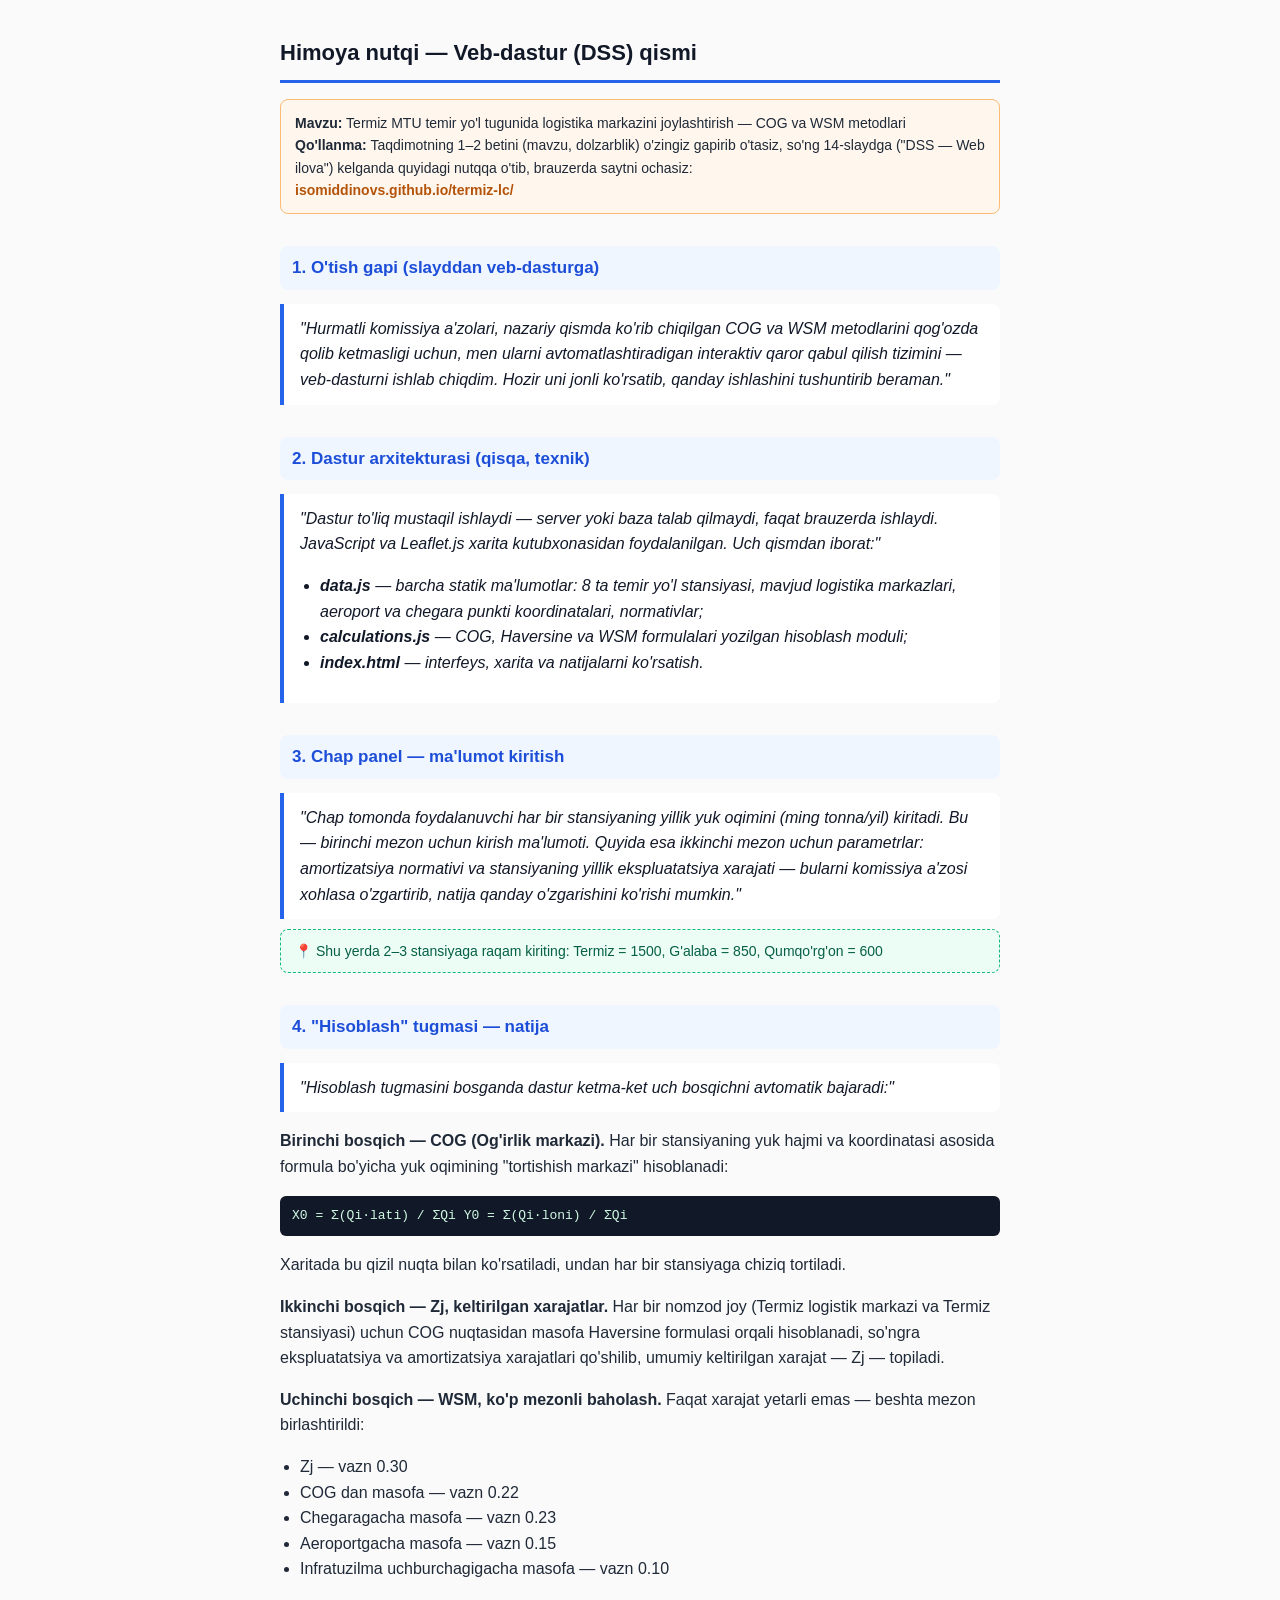
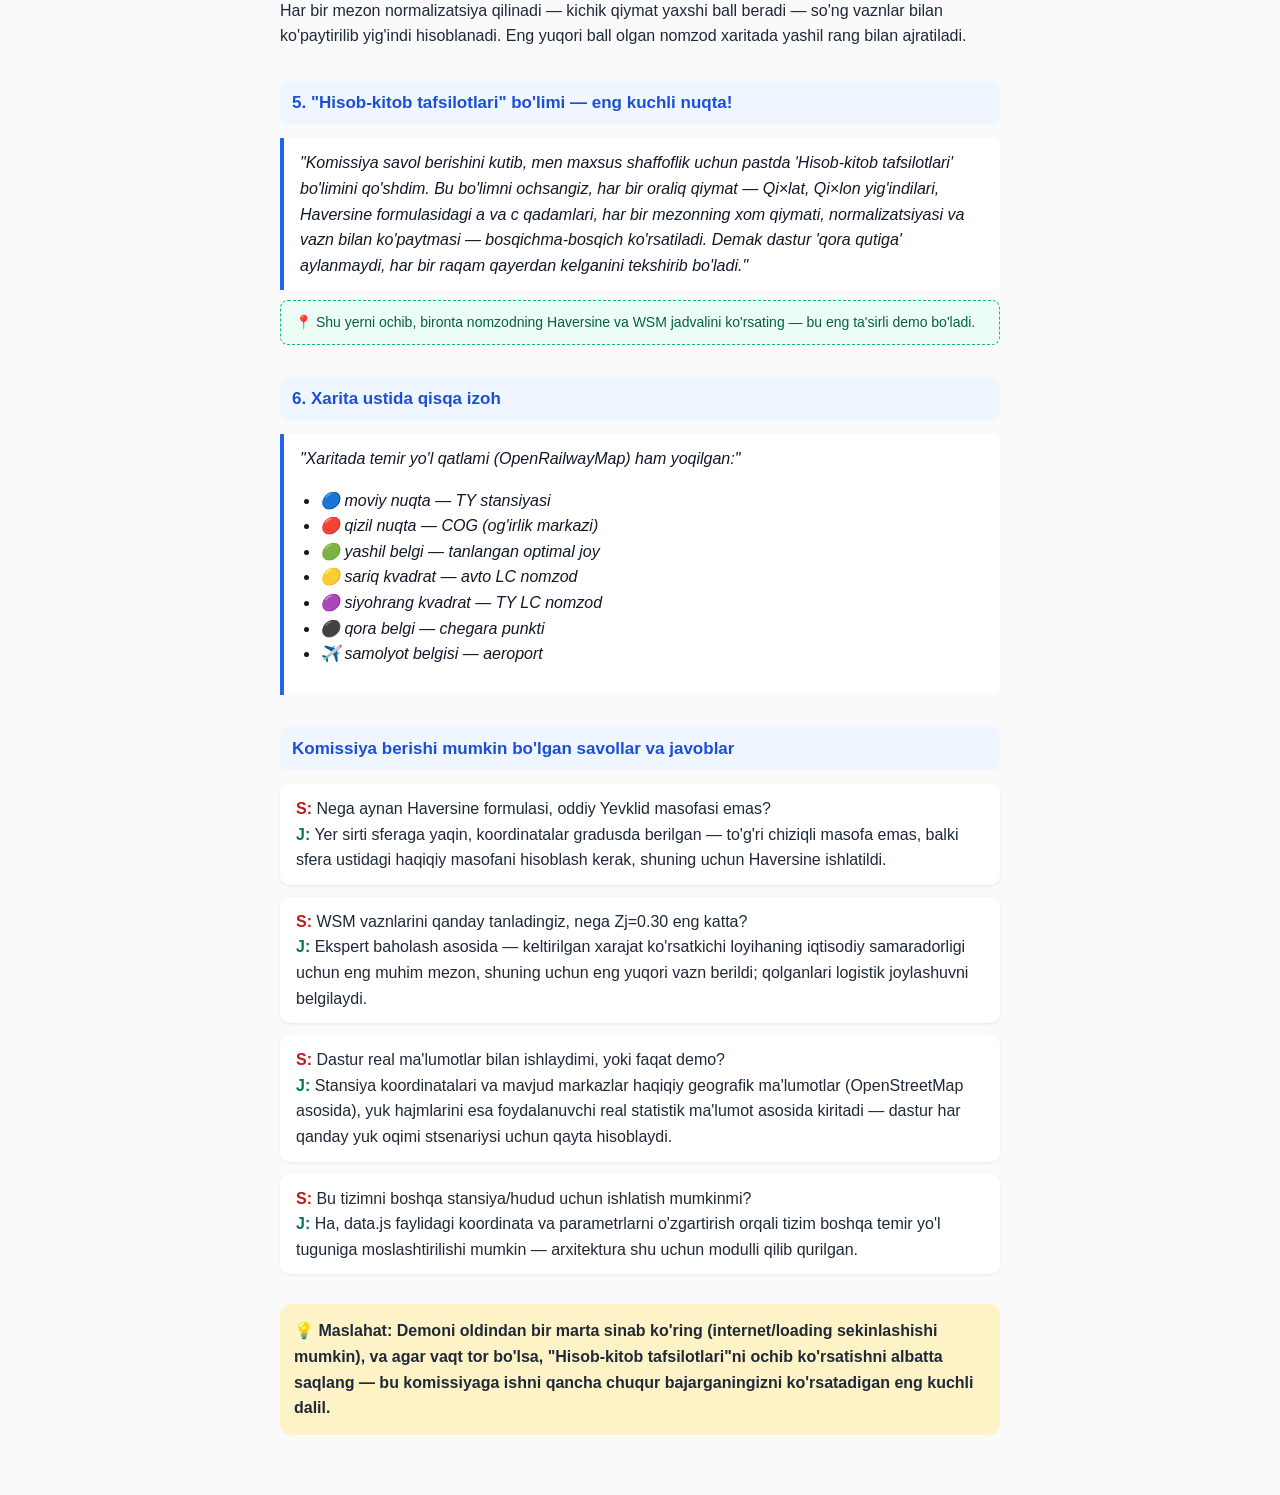
<file: Himoya_nutqi_veb_dastur.html>
<!DOCTYPE html>
<html lang="uz">
<head>
<meta charset="UTF-8">
<meta name="viewport" content="width=device-width, initial-scale=1.0">
<title>Himoya nutqi — Veb-dastur (DSS)</title>
<style>
  body {
    font-family: -apple-system, Segoe UI, Roboto, Arial, sans-serif;
    max-width: 720px;
    margin: 0 auto;
    padding: 20px 16px 60px;
    line-height: 1.6;
    color: #1f2937;
    background: #fafafa;
  }
  h1 {
    font-size: 22px;
    color: #111827;
    border-bottom: 3px solid #2563eb;
    padding-bottom: 10px;
  }
  h2 {
    font-size: 17px;
    color: #1d4ed8;
    margin-top: 32px;
    background: #eff6ff;
    padding: 8px 12px;
    border-radius: 8px;
  }
  .meta {
    background: #fff7ed;
    border: 1px solid #fdba74;
    border-radius: 8px;
    padding: 12px 14px;
    font-size: 14px;
    margin: 16px 0;
  }
  .link {
    font-weight: 700;
    color: #b45309;
  }
  blockquote {
    background: #ffffff;
    border-left: 4px solid #2563eb;
    margin: 10px 0;
    padding: 12px 16px;
    border-radius: 0 8px 8px 0;
    font-style: italic;
    color: #111827;
  }
  .demo-tip {
    background: #ecfdf5;
    border: 1px dashed #10b981;
    border-radius: 8px;
    padding: 10px 14px;
    font-size: 14px;
    margin: 10px 0;
    color: #065f46;
  }
  ul { padding-left: 20px; }
  .qa {
    background: #fff;
    border-radius: 10px;
    padding: 12px 16px;
    margin: 12px 0;
    box-shadow: 0 1px 3px rgba(0,0,0,0.08);
  }
  .qa b.q { color: #b91c1c; }
  .qa b.a { color: #047857; }
  .formula {
    font-family: "Courier New", monospace;
    background: #111827;
    color: #d1fae5;
    padding: 10px 12px;
    border-radius: 6px;
    display: block;
    margin: 8px 0;
    font-size: 13px;
    overflow-x: auto;
  }
  .footer-tip {
    margin-top: 30px;
    background: #fef3c7;
    border-radius: 10px;
    padding: 14px;
    font-weight: 600;
  }
  @media print {
    body { background: #fff; }
  }
</style>
</head>
<body>

<h1>Himoya nutqi — Veb-dastur (DSS) qismi</h1>
<div class="meta">
  <b>Mavzu:</b> Termiz MTU temir yo'l tugunida logistika markazini joylashtirish — COG va WSM metodlari<br>
  <b>Qo'llanma:</b> Taqdimotning 1–2 betini (mavzu, dolzarblik) o'zingiz gapirib o'tasiz, so'ng 14-slaydga ("DSS — Web ilova") kelganda quyidagi nutqqa o'tib, brauzerda saytni ochasiz:<br>
  <span class="link">isomiddinovs.github.io/termiz-lc/</span>
</div>

<h2>1. O'tish gapi (slayddan veb-dasturga)</h2>
<blockquote>
"Hurmatli komissiya a'zolari, nazariy qismda ko'rib chiqilgan COG va WSM metodlarini qog'ozda qolib ketmasligi uchun, men ularni avtomatlashtiradigan interaktiv qaror qabul qilish tizimini — veb-dasturni ishlab chiqdim. Hozir uni jonli ko'rsatib, qanday ishlashini tushuntirib beraman."
</blockquote>

<h2>2. Dastur arxitekturasi (qisqa, texnik)</h2>
<blockquote>
"Dastur to'liq mustaqil ishlaydi — server yoki baza talab qilmaydi, faqat brauzerda ishlaydi. JavaScript va Leaflet.js xarita kutubxonasidan foydalanilgan. Uch qismdan iborat:"
<ul>
  <li><b>data.js</b> — barcha statik ma'lumotlar: 8 ta temir yo'l stansiyasi, mavjud logistika markazlari, aeroport va chegara punkti koordinatalari, normativlar;</li>
  <li><b>calculations.js</b> — COG, Haversine va WSM formulalari yozilgan hisoblash moduli;</li>
  <li><b>index.html</b> — interfeys, xarita va natijalarni ko'rsatish.</li>
</ul>
</blockquote>

<h2>3. Chap panel — ma'lumot kiritish</h2>
<blockquote>
"Chap tomonda foydalanuvchi har bir stansiyaning yillik yuk oqimini (ming tonna/yil) kiritadi. Bu — birinchi mezon uchun kirish ma'lumoti. Quyida esa ikkinchi mezon uchun parametrlar: amortizatsiya normativi va stansiyaning yillik ekspluatatsiya xarajati — bularni komissiya a'zosi xohlasa o'zgartirib, natija qanday o'zgarishini ko'rishi mumkin."
</blockquote>
<div class="demo-tip">📍 Shu yerda 2–3 stansiyaga raqam kiriting: Termiz = 1500, G'alaba = 850, Qumqo'rg'on = 600</div>

<h2>4. "Hisoblash" tugmasi — natija</h2>
<blockquote>
"Hisoblash tugmasini bosganda dastur ketma-ket uch bosqichni avtomatik bajaradi:"
</blockquote>

<p><b>Birinchi bosqich — COG (Og'irlik markazi).</b> Har bir stansiyaning yuk hajmi va koordinatasi asosida formula bo'yicha yuk oqimining "tortishish markazi" hisoblanadi:</p>
<span class="formula">X0 = Σ(Qi·lati) / ΣQi
Y0 = Σ(Qi·loni) / ΣQi</span>
<p>Xaritada bu qizil nuqta bilan ko'rsatiladi, undan har bir stansiyaga chiziq tortiladi.</p>

<p><b>Ikkinchi bosqich — Zj, keltirilgan xarajatlar.</b> Har bir nomzod joy (Termiz logistik markazi va Termiz stansiyasi) uchun COG nuqtasidan masofa Haversine formulasi orqali hisoblanadi, so'ngra ekspluatatsiya va amortizatsiya xarajatlari qo'shilib, umumiy keltirilgan xarajat — Zj — topiladi.</p>

<p><b>Uchinchi bosqich — WSM, ko'p mezonli baholash.</b> Faqat xarajat yetarli emas — beshta mezon birlashtirildi:</p>
<ul>
  <li>Zj — vazn 0.30</li>
  <li>COG dan masofa — vazn 0.22</li>
  <li>Chegaragacha masofa — vazn 0.23</li>
  <li>Aeroportgacha masofa — vazn 0.15</li>
  <li>Infratuzilma uchburchagigacha masofa — vazn 0.10</li>
</ul>
<p>Har bir mezon normalizatsiya qilinadi — kichik qiymat yaxshi ball beradi — so'ng vaznlar bilan ko'paytirilib yig'indi hisoblanadi. Eng yuqori ball olgan nomzod xaritada yashil rang bilan ajratiladi.</p>

<h2>5. "Hisob-kitob tafsilotlari" bo'limi — eng kuchli nuqta!</h2>
<blockquote>
"Komissiya savol berishini kutib, men maxsus shaffoflik uchun pastda 'Hisob-kitob tafsilotlari' bo'limini qo'shdim. Bu bo'limni ochsangiz, har bir oraliq qiymat — Qi×lat, Qi×lon yig'indilari, Haversine formulasidagi a va c qadamlari, har bir mezonning xom qiymati, normalizatsiyasi va vazn bilan ko'paytmasi — bosqichma-bosqich ko'rsatiladi. Demak dastur 'qora qutiga' aylanmaydi, har bir raqam qayerdan kelganini tekshirib bo'ladi."
</blockquote>
<div class="demo-tip">📍 Shu yerni ochib, bironta nomzodning Haversine va WSM jadvalini ko'rsating — bu eng ta'sirli demo bo'ladi.</div>

<h2>6. Xarita ustida qisqa izoh</h2>
<blockquote>
"Xaritada temir yo'l qatlami (OpenRailwayMap) ham yoqilgan:"
<ul>
  <li>🔵 moviy nuqta — TY stansiyasi</li>
  <li>🔴 qizil nuqta — COG (og'irlik markazi)</li>
  <li>🟢 yashil belgi — tanlangan optimal joy</li>
  <li>🟡 sariq kvadrat — avto LC nomzod</li>
  <li>🟣 siyohrang kvadrat — TY LC nomzod</li>
  <li>⚫ qora belgi — chegara punkti</li>
  <li>✈️ samolyot belgisi — aeroport</li>
</ul>
</blockquote>

<h2>Komissiya berishi mumkin bo'lgan savollar va javoblar</h2>

<div class="qa">
  <b class="q">S:</b> Nega aynan Haversine formulasi, oddiy Yevklid masofasi emas?<br>
  <b class="a">J:</b> Yer sirti sferaga yaqin, koordinatalar gradusda berilgan — to'g'ri chiziqli masofa emas, balki sfera ustidagi haqiqiy masofani hisoblash kerak, shuning uchun Haversine ishlatildi.
</div>

<div class="qa">
  <b class="q">S:</b> WSM vaznlarini qanday tanladingiz, nega Zj=0.30 eng katta?<br>
  <b class="a">J:</b> Ekspert baholash asosida — keltirilgan xarajat ko'rsatkichi loyihaning iqtisodiy samaradorligi uchun eng muhim mezon, shuning uchun eng yuqori vazn berildi; qolganlari logistik joylashuvni belgilaydi.
</div>

<div class="qa">
  <b class="q">S:</b> Dastur real ma'lumotlar bilan ishlaydimi, yoki faqat demo?<br>
  <b class="a">J:</b> Stansiya koordinatalari va mavjud markazlar haqiqiy geografik ma'lumotlar (OpenStreetMap asosida), yuk hajmlarini esa foydalanuvchi real statistik ma'lumot asosida kiritadi — dastur har qanday yuk oqimi stsenariysi uchun qayta hisoblaydi.
</div>

<div class="qa">
  <b class="q">S:</b> Bu tizimni boshqa stansiya/hudud uchun ishlatish mumkinmi?<br>
  <b class="a">J:</b> Ha, data.js faylidagi koordinata va parametrlarni o'zgartirish orqali tizim boshqa temir yo'l tuguniga moslashtirilishi mumkin — arxitektura shu uchun modulli qilib qurilgan.
</div>

<div class="footer-tip">
  💡 Maslahat: Demoni oldindan bir marta sinab ko'ring (internet/loading sekinlashishi mumkin), va agar vaqt tor bo'lsa, "Hisob-kitob tafsilotlari"ni ochib ko'rsatishni albatta saqlang — bu komissiyaga ishni qancha chuqur bajarganingizni ko'rsatadigan eng kuchli dalil.
</div>

</body>
</html>
</file>
